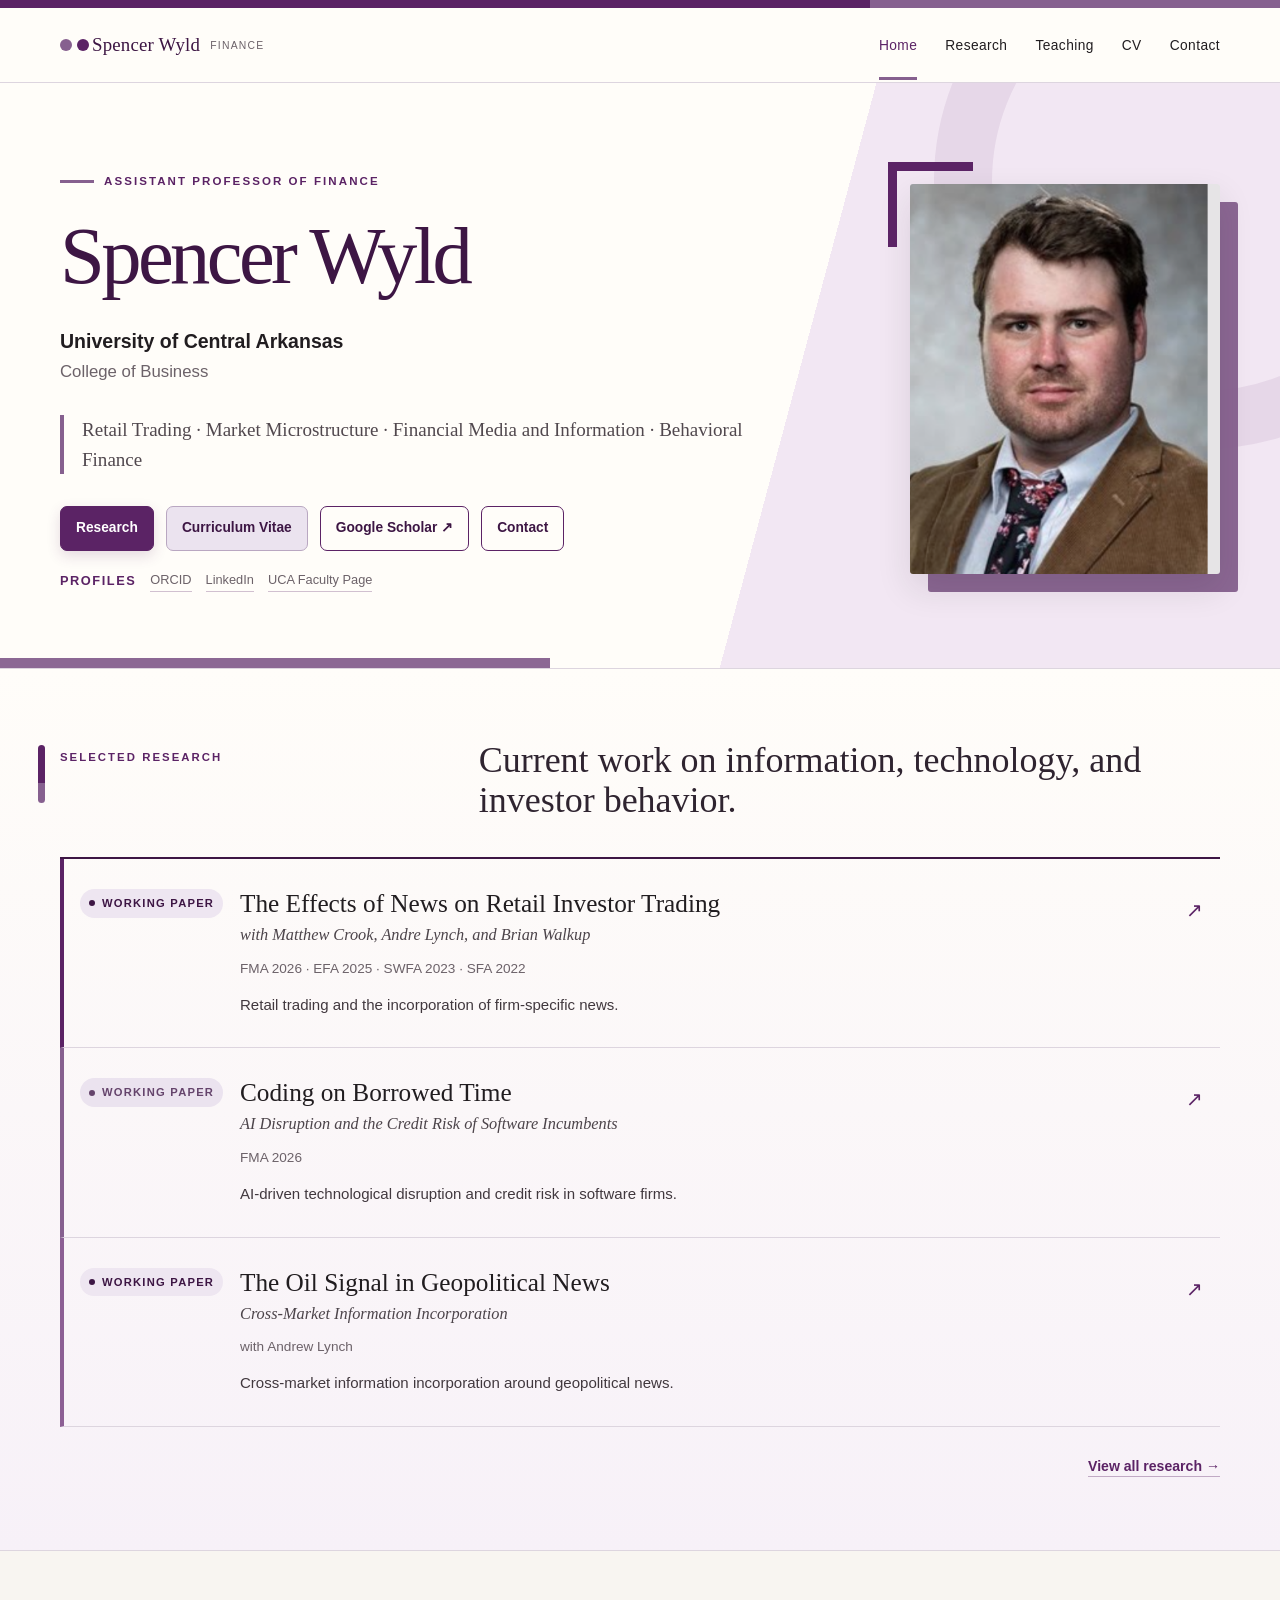
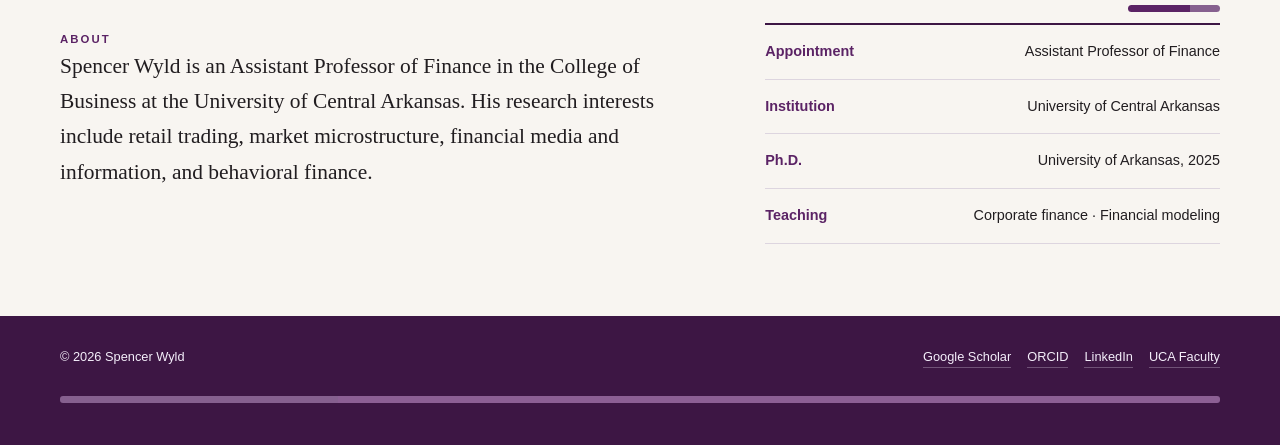
<file: index.html>
<!doctype html>
<html lang="en">
<head>
  <meta charset="utf-8">
  <meta name="viewport" content="width=device-width,initial-scale=1">
  <title>Spencer Wyld | Finance</title>
  <meta name="description" content="Spencer Wyld is an Assistant Professor of Finance at the University of Central Arkansas. Research in retail trading, market microstructure, financial media and information, and behavioral finance.">
  <meta name="author" content="Spencer Wyld">
  <link rel="canonical" href="https://spencerwyld.com/">
  <link rel="icon" href="assets/favicon.svg" type="image/svg+xml">
  <meta property="og:title" content="Spencer Wyld | Finance">
  <meta property="og:description" content="Assistant Professor of Finance at the University of Central Arkansas. Research in retail trading, market microstructure, financial media and information, and behavioral finance.">
  <meta property="og:type" content="website">
  <meta property="og:url" content="https://spencerwyld.com/">
  <link rel="stylesheet" href="styles.css">
  <script type="application/ld+json">{"@context":"https://schema.org","@type":"Person","name":"Spencer Wyld","jobTitle":"Assistant Professor of Finance","worksFor":{"@type":"CollegeOrUniversity","name":"University of Central Arkansas","url":"https://uca.edu/"},"affiliation":{"@type":"CollegeOrUniversity","name":"University of Central Arkansas","url":"https://uca.edu/"},"url":"https://spencerwyld.com/","sameAs":["https://scholar.google.com/citations?user=lcW-nOYAAAAJ&hl=en","https://www.linkedin.com/in/spencerwyld/","https://orcid.org/0009-0000-4559-3290","https://uca.edu/efirm/facultystaff/swyld/"]}</script>
</head>
<body>
<header class="site-header">
  <div class="wrap nav">
    <a class="brand" href="index.html">Spencer Wyld<small>Finance</small></a>
    <button class="menu" aria-label="Open navigation" aria-expanded="false">☰</button>
    <nav class="nav-links" aria-label="Primary navigation">
      <a aria-current="page" href="index.html">Home</a>
      <a href="research.html">Research</a>
      <a href="teaching.html">Teaching</a>
      <a href="cv.html">CV</a>
      <a href="contact.html">Contact</a>
    </nav>
  </div>
</header>
<main>
<section class="hero">
  <div class="wrap hero-grid">
    <div>
      <div class="kicker">Assistant Professor of Finance</div>
      <h1>Spencer Wyld</h1>
      <p class="hero-role">University of Central Arkansas</p>
      <p class="hero-univ">College of Business</p>
      <p class="hero-topics">Retail Trading · Market Microstructure · Financial Media and Information · Behavioral Finance</p>
      <div class="hero-links">
        <a href="research.html">Research</a>
        <a href="files/SpencerWyldCV.pdf">Curriculum Vitae</a>
        <a href="https://scholar.google.com/citations?user=lcW-nOYAAAAJ&hl=en" target="_blank" rel="me noopener noreferrer">Google Scholar ↗</a>
        <a href="contact.html">Contact</a>
      </div>
      <div class="profile-strip" aria-label="Academic profiles">
        <span>Profiles</span>
        <a href="https://orcid.org/0009-0000-4559-3290" target="_blank" rel="me noopener noreferrer">ORCID</a>
        <a href="https://www.linkedin.com/in/spencerwyld/" target="_blank" rel="me noopener noreferrer">LinkedIn</a>
        <a href="https://uca.edu/efirm/facultystaff/swyld/" target="_blank" rel="noopener noreferrer">UCA Faculty Page</a>
      </div>
    </div>
    <div class="portrait"><img src="assets/headshot.png" alt="Portrait of Spencer Wyld"></div>
  </div>
</section>
<div class="rule"></div>
<section class="section paper-bg">
  <div class="wrap">
    <div class="section-head">
      <div class="section-label">Selected research</div>
      <h2 class="section-title">Current work on information, technology, and investor behavior.</h2>
    </div>
    <div class="research-list">
      <a class="research-row" href="research.html#retail-news">
        <div class="status">Working paper</div>
        <div>
          <h3>The Effects of News on Retail Investor Trading</h3>
          <p class="subtitle">with Matthew Crook, Andre Lynch, and Brian Walkup</p>
          <p class="meta">FMA 2026 · EFA 2025 · SWFA 2023 · SFA 2022</p>
          <p class="desc">Retail trading and the incorporation of firm-specific news.</p>
        </div>
        <div class="arrow">↗</div>
      </a>
      <a class="research-row" href="research.html#coding">
        <div class="status">Working paper</div>
        <div>
          <h3>Coding on Borrowed Time</h3>
          <p class="subtitle">AI Disruption and the Credit Risk of Software Incumbents</p>
          <p class="meta">FMA 2026</p>
          <p class="desc">AI-driven technological disruption and credit risk in software firms.</p>
        </div>
        <div class="arrow">↗</div>
      </a>
      <a class="research-row" href="research.html#oil-signal">
        <div class="status">Working paper</div>
        <div>
          <h3>The Oil Signal in Geopolitical News</h3>
          <p class="subtitle">Cross-Market Information Incorporation</p>
          <p class="meta">with Andrew Lynch</p>
          <p class="desc">Cross-market information incorporation around geopolitical news.</p>
        </div>
        <div class="arrow">↗</div>
      </a>
    </div>
    <p class="section-more"><a href="research.html">View all research →</a></p>
  </div>
</section>
<section class="section rule">
  <div class="wrap about-grid">
    <div>
      <div class="section-label">About</div>
      <p class="about-copy">Spencer Wyld is an Assistant Professor of Finance in the College of Business at the University of Central Arkansas. His research interests include retail trading, market microstructure, financial media and information, and behavioral finance.</p>
    </div>
    <div class="fact-list">
      <div class="fact"><span>Appointment</span><span>Assistant Professor of Finance</span></div>
      <div class="fact"><span>Institution</span><span>University of Central Arkansas</span></div>
      <div class="fact"><span>Ph.D.</span><span>University of Arkansas, 2025</span></div>
      <div class="fact"><span>Teaching</span><span>Corporate finance · Financial modeling</span></div>
    </div>
  </div>
</section>
</main>
<footer><div class="wrap footer-row"><span>© 2026 Spencer Wyld</span><span class="footer-profiles"><a href="https://scholar.google.com/citations?user=lcW-nOYAAAAJ&hl=en" target="_blank" rel="me noopener noreferrer">Google Scholar</a><a href="https://orcid.org/0009-0000-4559-3290" target="_blank" rel="me noopener noreferrer">ORCID</a><a href="https://www.linkedin.com/in/spencerwyld/" target="_blank" rel="me noopener noreferrer">LinkedIn</a><a href="https://uca.edu/efirm/facultystaff/swyld/" target="_blank" rel="noopener noreferrer">UCA Faculty</a></span></div></footer>
<script src="script.js"></script>
</body>
</html>
</file>
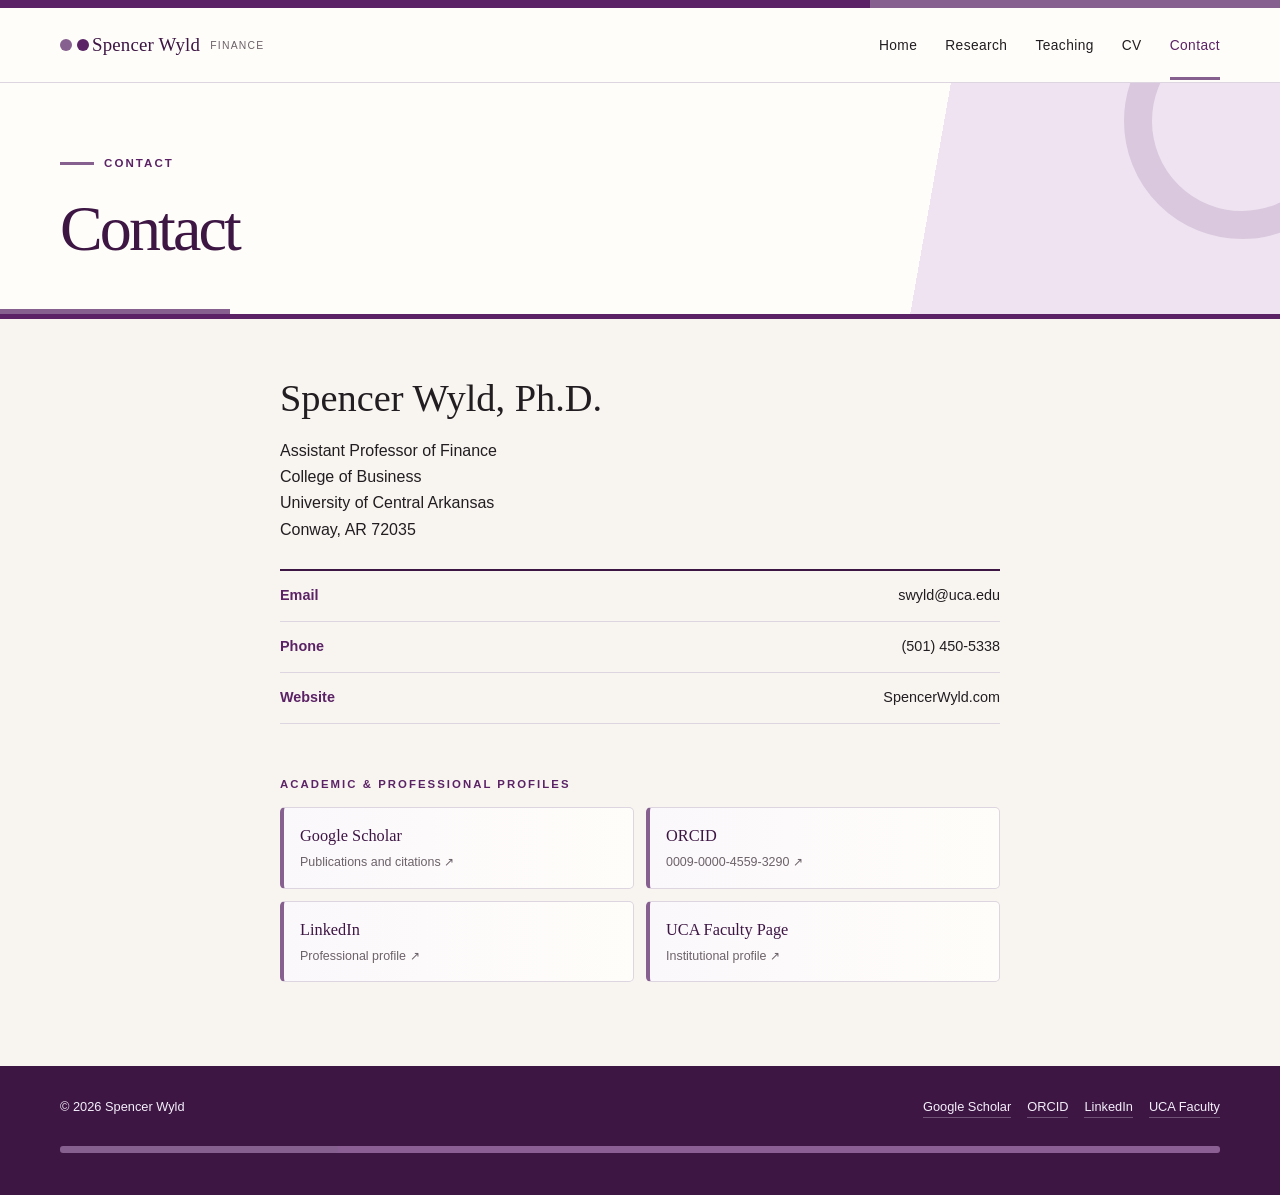
<file: contact.html>
<!doctype html>
<html lang="en">
<head>
  <meta charset="utf-8">
  <meta name="viewport" content="width=device-width,initial-scale=1">
  <title>Contact | Spencer Wyld</title>
  <meta name="description" content="Contact Spencer Wyld, Assistant Professor of Finance at the University of Central Arkansas.">
  <link rel="canonical" href="https://spencerwyld.com/contact.html">
  <link rel="icon" href="assets/favicon.svg" type="image/svg+xml">
  <link rel="stylesheet" href="styles.css">
</head>
<body>
<header class="site-header"><div class="wrap nav"><a class="brand" href="index.html">Spencer Wyld<small>Finance</small></a><button class="menu" aria-label="Open navigation" aria-expanded="false">☰</button><nav class="nav-links" aria-label="Primary navigation"><a href="index.html">Home</a><a href="research.html">Research</a><a href="teaching.html">Teaching</a><a href="cv.html">CV</a><a aria-current="page" href="contact.html">Contact</a></nav></div></header>
<main>
<section class="page-hero"><div class="wrap"><div class="kicker">Contact</div><h1>Contact</h1></div></section>
<section class="page-content"><div class="wrap contact-grid contact-grid-single"><div><h2>Spencer Wyld, Ph.D.</h2><p>Assistant Professor of Finance<br>College of Business<br>University of Central Arkansas<br>Conway, AR 72035</p><div class="contact-lines"><div class="contact-line"><span>Email</span><span><a href="mailto:swyld@uca.edu">swyld@uca.edu</a></span></div><div class="contact-line"><span>Phone</span><span><a href="tel:+15014505338">(501) 450-5338</a></span></div><div class="contact-line"><span>Website</span><span>SpencerWyld.com</span></div></div><div class="profile-panel"><div class="section-label">Academic &amp; professional profiles</div><div class="profile-grid"><a class="profile-card" href="https://scholar.google.com/citations?user=lcW-nOYAAAAJ&hl=en" target="_blank" rel="me noopener noreferrer"><strong>Google Scholar</strong><span>Publications and citations ↗</span></a><a class="profile-card" href="https://orcid.org/0009-0000-4559-3290" target="_blank" rel="me noopener noreferrer"><strong>ORCID</strong><span>0009-0000-4559-3290 ↗</span></a><a class="profile-card" href="https://www.linkedin.com/in/spencerwyld/" target="_blank" rel="me noopener noreferrer"><strong>LinkedIn</strong><span>Professional profile ↗</span></a><a class="profile-card" href="https://uca.edu/efirm/facultystaff/swyld/" target="_blank" rel="noopener noreferrer"><strong>UCA Faculty Page</strong><span>Institutional profile ↗</span></a></div></div></div></div></section>
</main>
<footer><div class="wrap footer-row"><span>© 2026 Spencer Wyld</span><span class="footer-profiles"><a href="https://scholar.google.com/citations?user=lcW-nOYAAAAJ&hl=en" target="_blank" rel="me noopener noreferrer">Google Scholar</a><a href="https://orcid.org/0009-0000-4559-3290" target="_blank" rel="me noopener noreferrer">ORCID</a><a href="https://www.linkedin.com/in/spencerwyld/" target="_blank" rel="me noopener noreferrer">LinkedIn</a><a href="https://uca.edu/efirm/facultystaff/swyld/" target="_blank" rel="noopener noreferrer">UCA Faculty</a></span></div></footer>
<script src="script.js"></script>
</body>
</html>
</file>
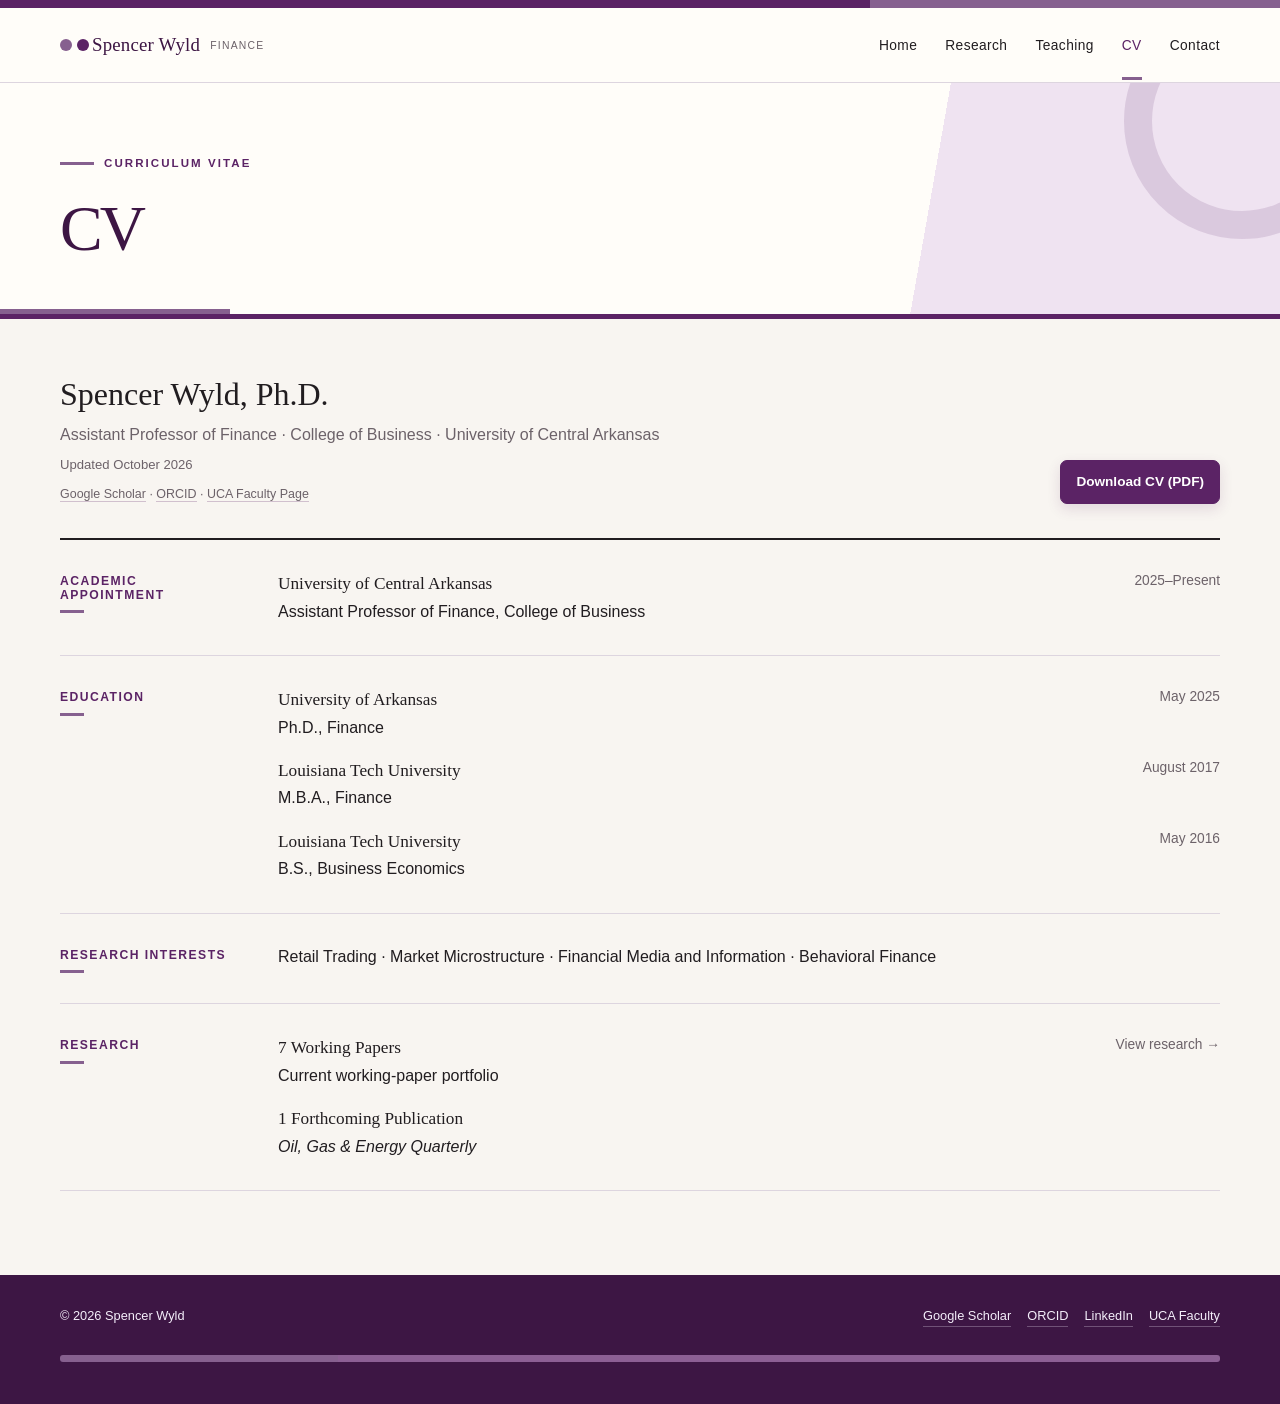
<file: cv.html>
<!doctype html>
<html lang="en">
<head>
  <meta charset="utf-8">
  <meta name="viewport" content="width=device-width,initial-scale=1">
  <title>Curriculum Vitae | Spencer Wyld</title>
  <meta name="description" content="Curriculum vitae of Spencer Wyld, Assistant Professor of Finance at the University of Central Arkansas.">
  <link rel="canonical" href="https://spencerwyld.com/cv.html">
  <link rel="icon" href="assets/favicon.svg" type="image/svg+xml">
  <link rel="stylesheet" href="styles.css">
</head>
<body>
<header class="site-header"><div class="wrap nav"><a class="brand" href="index.html">Spencer Wyld<small>Finance</small></a><button class="menu" aria-label="Open navigation" aria-expanded="false">☰</button><nav class="nav-links" aria-label="Primary navigation"><a href="index.html">Home</a><a href="research.html">Research</a><a href="teaching.html">Teaching</a><a aria-current="page" href="cv.html">CV</a><a href="contact.html">Contact</a></nav></div></header>
<main>
<section class="page-hero"><div class="wrap"><div class="kicker">Curriculum Vitae</div><h1>CV</h1></div></section>
<section class="page-content"><div class="wrap">
<div class="cv-intro"><div><h2>Spencer Wyld, Ph.D.</h2><p>Assistant Professor of Finance · College of Business · University of Central Arkansas</p><p class="cv-updated">Updated October 2026</p><p class="cv-profiles"><a href="https://scholar.google.com/citations?user=lcW-nOYAAAAJ&hl=en" target="_blank" rel="me noopener noreferrer">Google Scholar</a> · <a href="https://orcid.org/0009-0000-4559-3290" target="_blank" rel="me noopener noreferrer">ORCID</a> · <a href="https://uca.edu/efirm/facultystaff/swyld/" target="_blank" rel="noopener noreferrer">UCA Faculty Page</a></p></div><a class="button" href="files/SpencerWyldCV.pdf">Download CV (PDF)</a></div>
<div class="cv-section"><h3>Academic Appointment</h3><div><div class="cv-item"><div><strong>University of Central Arkansas</strong><div>Assistant Professor of Finance, College of Business</div></div><div class="when">2025–Present</div></div></div></div>
<div class="cv-section"><h3>Education</h3><div><div class="cv-item"><div><strong>University of Arkansas</strong><div>Ph.D., Finance</div></div><div class="when">May 2025</div></div><div class="cv-item"><div><strong>Louisiana Tech University</strong><div>M.B.A., Finance</div></div><div class="when">August 2017</div></div><div class="cv-item"><div><strong>Louisiana Tech University</strong><div>B.S., Business Economics</div></div><div class="when">May 2016</div></div></div></div>
<div class="cv-section"><h3>Research Interests</h3><div>Retail Trading · Market Microstructure · Financial Media and Information · Behavioral Finance</div></div>
<div class="cv-section"><h3>Research</h3><div><div class="cv-item"><div><strong>7 Working Papers</strong><div>Current working-paper portfolio</div></div><div class="when"><a href="research.html">View research →</a></div></div><div class="cv-item"><div><strong>1 Forthcoming Publication</strong><div><em>Oil, Gas &amp; Energy Quarterly</em></div></div><div class="when"></div></div></div></div>
</div></section>
</main>
<footer><div class="wrap footer-row"><span>© 2026 Spencer Wyld</span><span class="footer-profiles"><a href="https://scholar.google.com/citations?user=lcW-nOYAAAAJ&hl=en" target="_blank" rel="me noopener noreferrer">Google Scholar</a><a href="https://orcid.org/0009-0000-4559-3290" target="_blank" rel="me noopener noreferrer">ORCID</a><a href="https://www.linkedin.com/in/spencerwyld/" target="_blank" rel="me noopener noreferrer">LinkedIn</a><a href="https://uca.edu/efirm/facultystaff/swyld/" target="_blank" rel="noopener noreferrer">UCA Faculty</a></span></div></footer>
<script src="script.js"></script>
</body>
</html>
</file>
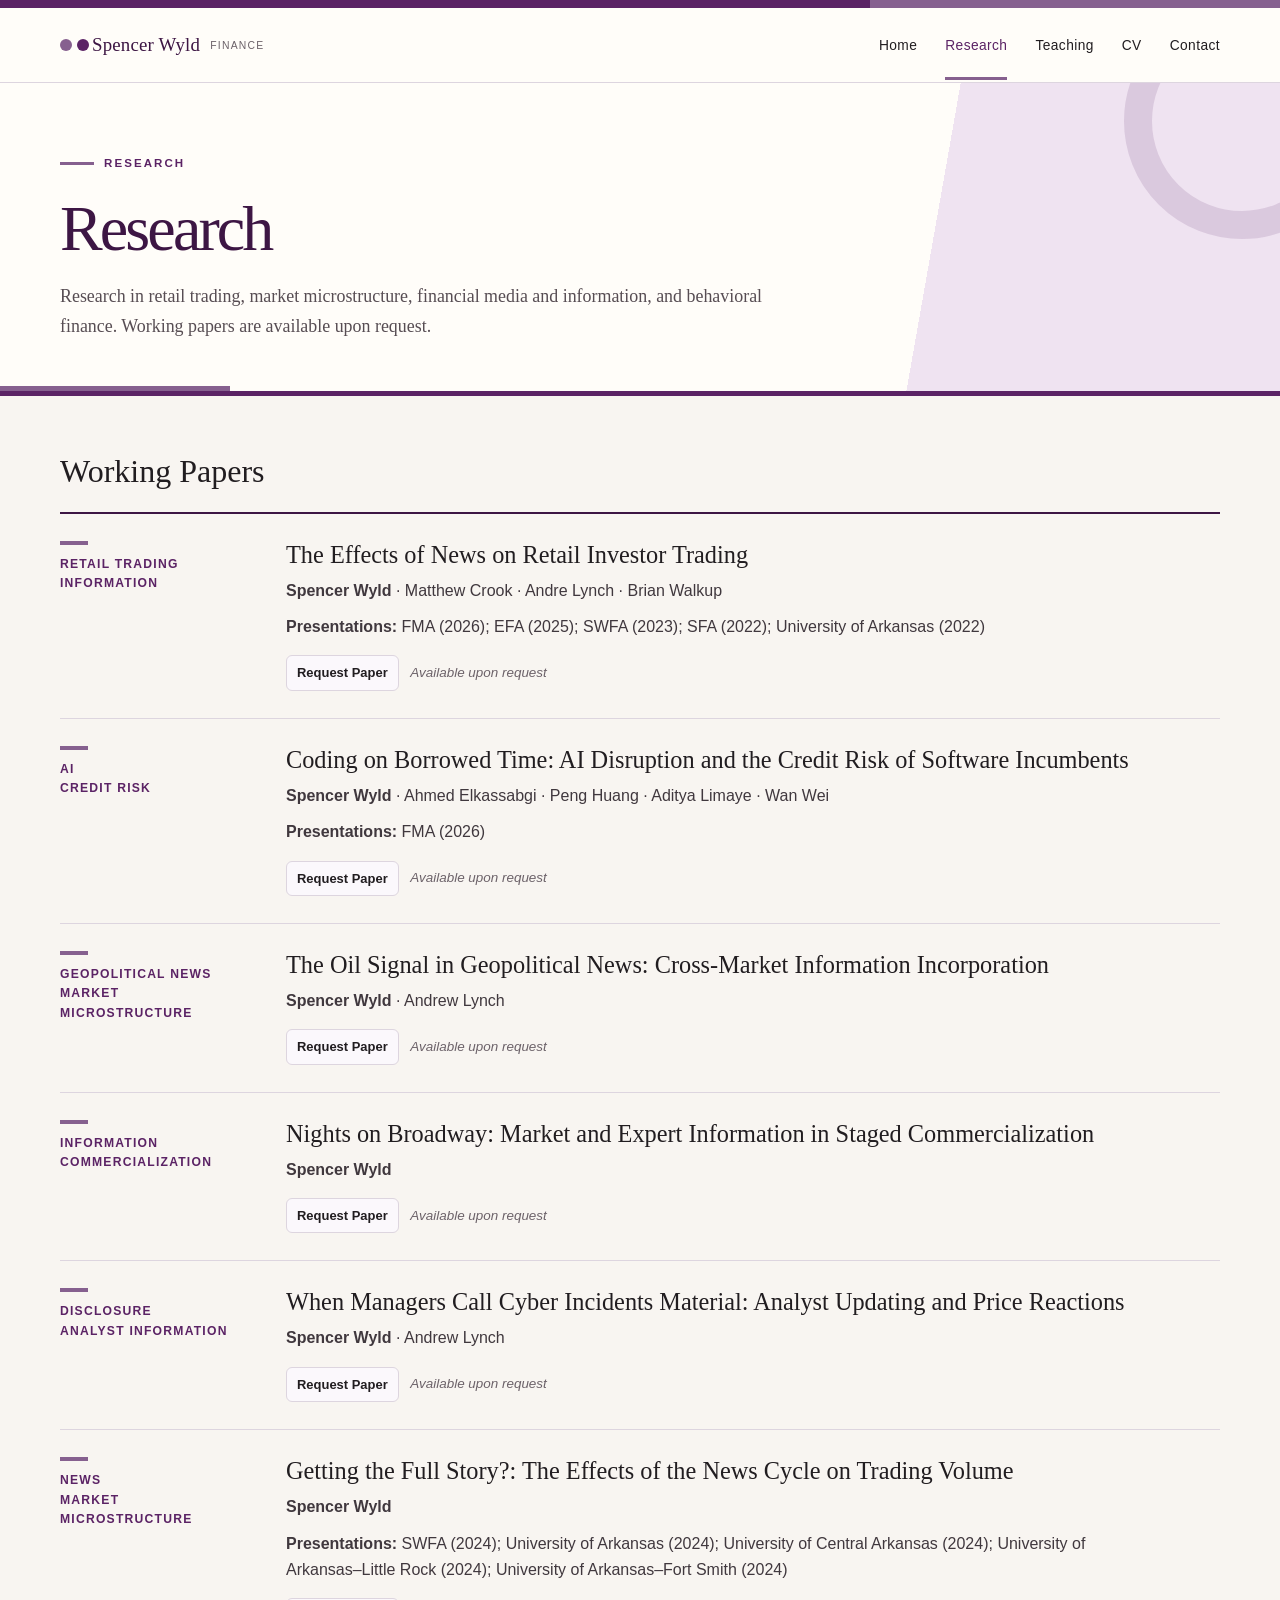
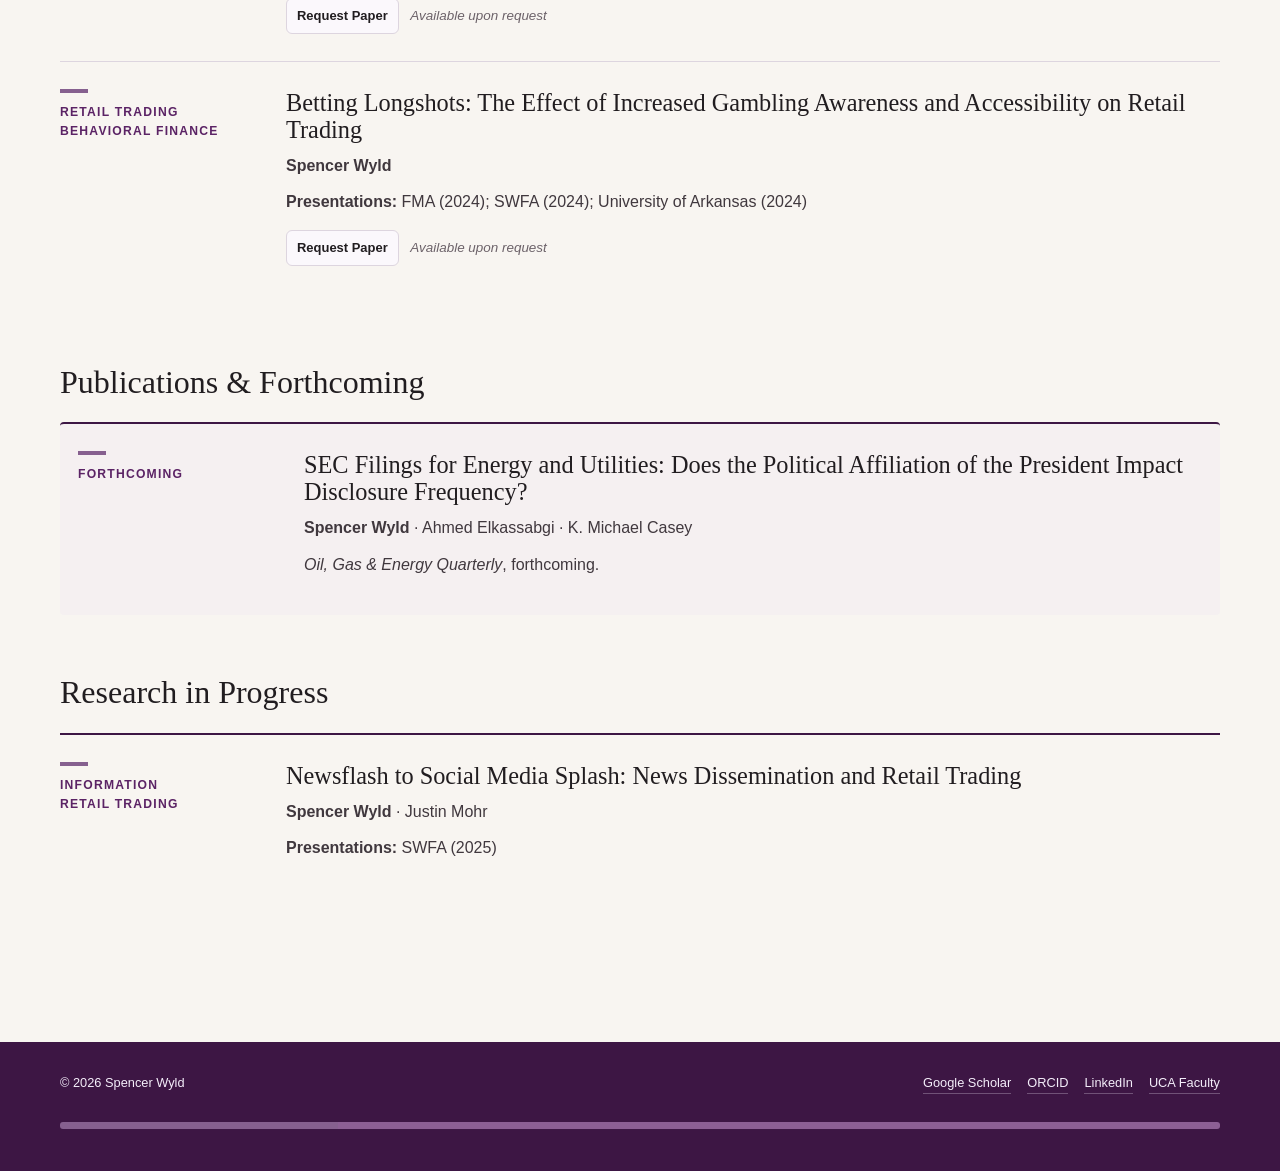
<file: research.html>
<!doctype html>
<html lang="en">
<head>
  <meta charset="utf-8">
  <meta name="viewport" content="width=device-width,initial-scale=1">
  <title>Research | Spencer Wyld</title>
  <meta name="description" content="Working papers, publications, and research in progress by Spencer Wyld, Assistant Professor of Finance at the University of Central Arkansas.">
  <link rel="canonical" href="https://spencerwyld.com/research.html">
  <link rel="icon" href="assets/favicon.svg" type="image/svg+xml">
  <link rel="stylesheet" href="styles.css">
</head>
<body>
<header class="site-header"><div class="wrap nav"><a class="brand" href="index.html">Spencer Wyld<small>Finance</small></a><button class="menu" aria-label="Open navigation" aria-expanded="false">☰</button><nav class="nav-links" aria-label="Primary navigation"><a href="index.html">Home</a><a aria-current="page" href="research.html">Research</a><a href="teaching.html">Teaching</a><a href="cv.html">CV</a><a href="contact.html">Contact</a></nav></div></header>
<main>
<section class="page-hero"><div class="wrap"><div class="kicker">Research</div><h1>Research</h1><p>Research in retail trading, market microstructure, financial media and information, and behavioral finance. Working papers are available upon request.</p></div></section>
<section class="page-content"><div class="wrap">
<div class="research-section"><h2>Working Papers</h2>

<article class="paper" id="retail-news"><div class="paper-grid"><div class="paper-side">Retail Trading<br>Information</div><div><h3>The Effects of News on Retail Investor Trading</h3><p><strong>Spencer Wyld</strong> · Matthew Crook · Andre Lynch · Brian Walkup</p><p><strong>Presentations:</strong> FMA (2026); EFA (2025); SWFA (2023); SFA (2022); University of Arkansas (2022)</p><div class="paper-links"><a href="mailto:swyld@uca.edu?subject=Paper%20Request%20%E2%80%94%20The%20Effects%20of%20News%20on%20Retail%20Investor%20Trading&body=Professor%20Wyld%2C%0A%0AI%20would%20like%20to%20request%20a%20copy%20of%20%22The%20Effects%20of%20News%20on%20Retail%20Investor%20Trading.%22%0A%0AThank%20you.">Request Paper</a><span>Available upon request</span></div></div></div></article>

<article class="paper" id="coding"><div class="paper-grid"><div class="paper-side">AI<br>Credit Risk</div><div><h3>Coding on Borrowed Time: AI Disruption and the Credit Risk of Software Incumbents</h3><p><strong>Spencer Wyld</strong> · Ahmed Elkassabgi · Peng Huang · Aditya Limaye · Wan Wei</p><p><strong>Presentations:</strong> FMA (2026)</p><div class="paper-links"><a href="mailto:swyld@uca.edu?subject=Paper%20Request%20%E2%80%94%20Coding%20on%20Borrowed%20Time&body=Professor%20Wyld%2C%0A%0AI%20would%20like%20to%20request%20a%20copy%20of%20%22Coding%20on%20Borrowed%20Time%3A%20AI%20Disruption%20and%20the%20Credit%20Risk%20of%20Software%20Incumbents.%22%0A%0AThank%20you.">Request Paper</a><span>Available upon request</span></div></div></div></article>

<article class="paper" id="oil-signal"><div class="paper-grid"><div class="paper-side">Geopolitical News<br>Market Microstructure</div><div><h3>The Oil Signal in Geopolitical News: Cross-Market Information Incorporation</h3><p><strong>Spencer Wyld</strong> · Andrew Lynch</p><div class="paper-links"><a href="mailto:swyld@uca.edu?subject=Paper%20Request%20%E2%80%94%20The%20Oil%20Signal%20in%20Geopolitical%20News&body=Professor%20Wyld%2C%0A%0AI%20would%20like%20to%20request%20a%20copy%20of%20%22The%20Oil%20Signal%20in%20Geopolitical%20News%3A%20Cross-Market%20Information%20Incorporation.%22%0A%0AThank%20you.">Request Paper</a><span>Available upon request</span></div></div></div></article>

<article class="paper" id="broadway"><div class="paper-grid"><div class="paper-side">Information<br>Commercialization</div><div><h3>Nights on Broadway: Market and Expert Information in Staged Commercialization</h3><p><strong>Spencer Wyld</strong></p><div class="paper-links"><a href="mailto:swyld@uca.edu?subject=Paper%20Request%20%E2%80%94%20Nights%20on%20Broadway&body=Professor%20Wyld%2C%0A%0AI%20would%20like%20to%20request%20a%20copy%20of%20%22Nights%20on%20Broadway%3A%20Market%20and%20Expert%20Information%20in%20Staged%20Commercialization.%22%0A%0AThank%20you.">Request Paper</a><span>Available upon request</span></div></div></div></article>

<article class="paper" id="cyber"><div class="paper-grid"><div class="paper-side">Disclosure<br>Analyst Information</div><div><h3>When Managers Call Cyber Incidents Material: Analyst Updating and Price Reactions</h3><p><strong>Spencer Wyld</strong> · Andrew Lynch</p><div class="paper-links"><a href="mailto:swyld@uca.edu?subject=Paper%20Request%20%E2%80%94%20When%20Managers%20Call%20Cyber%20Incidents%20Material&body=Professor%20Wyld%2C%0A%0AI%20would%20like%20to%20request%20a%20copy%20of%20%22When%20Managers%20Call%20Cyber%20Incidents%20Material%3A%20Analyst%20Updating%20and%20Price%20Reactions.%22%0A%0AThank%20you.">Request Paper</a><span>Available upon request</span></div></div></div></article>

<article class="paper" id="full-story"><div class="paper-grid"><div class="paper-side">News<br>Market Microstructure</div><div><h3>Getting the Full Story?: The Effects of the News Cycle on Trading Volume</h3><p><strong>Spencer Wyld</strong></p><p><strong>Presentations:</strong> SWFA (2024); University of Arkansas (2024); University of Central Arkansas (2024); University of Arkansas–Little Rock (2024); University of Arkansas–Fort Smith (2024)</p><div class="paper-links"><a href="mailto:swyld@uca.edu?subject=Paper%20Request%20%E2%80%94%20Getting%20the%20Full%20Story&body=Professor%20Wyld%2C%0A%0AI%20would%20like%20to%20request%20a%20copy%20of%20%22Getting%20the%20Full%20Story%3F%3A%20The%20Effects%20of%20the%20News%20Cycle%20on%20Trading%20Volume.%22%0A%0AThank%20you.">Request Paper</a><span>Available upon request</span></div></div></div></article>

<article class="paper" id="betting"><div class="paper-grid"><div class="paper-side">Retail Trading<br>Behavioral Finance</div><div><h3>Betting Longshots: The Effect of Increased Gambling Awareness and Accessibility on Retail Trading</h3><p><strong>Spencer Wyld</strong></p><p><strong>Presentations:</strong> FMA (2024); SWFA (2024); University of Arkansas (2024)</p><div class="paper-links"><a href="mailto:swyld@uca.edu?subject=Paper%20Request%20%E2%80%94%20Betting%20Longshots&body=Professor%20Wyld%2C%0A%0AI%20would%20like%20to%20request%20a%20copy%20of%20%22Betting%20Longshots%3A%20The%20Effect%20of%20Increased%20Gambling%20Awareness%20and%20Accessibility%20on%20Retail%20Trading.%22%0A%0AThank%20you.">Request Paper</a><span>Available upon request</span></div></div></div></article>
</div>

<div class="research-section publication-section"><h2>Publications &amp; Forthcoming</h2>
<article class="paper publication"><div class="paper-grid"><div class="paper-side">Forthcoming</div><div><h3>SEC Filings for Energy and Utilities: Does the Political Affiliation of the President Impact Disclosure Frequency?</h3><p><strong>Spencer Wyld</strong> · Ahmed Elkassabgi · K. Michael Casey</p><p><em>Oil, Gas &amp; Energy Quarterly</em>, forthcoming.</p></div></div></article>
</div>

<div class="research-section"><h2>Research in Progress</h2>
<article class="paper"><div class="paper-grid"><div class="paper-side">Information<br>Retail Trading</div><div><h3>Newsflash to Social Media Splash: News Dissemination and Retail Trading</h3><p><strong>Spencer Wyld</strong> · Justin Mohr</p><p><strong>Presentations:</strong> SWFA (2025)</p></div></div></article>
</div>
</div></section>
</main>
<footer><div class="wrap footer-row"><span>© 2026 Spencer Wyld</span><span class="footer-profiles"><a href="https://scholar.google.com/citations?user=lcW-nOYAAAAJ&hl=en" target="_blank" rel="me noopener noreferrer">Google Scholar</a><a href="https://orcid.org/0009-0000-4559-3290" target="_blank" rel="me noopener noreferrer">ORCID</a><a href="https://www.linkedin.com/in/spencerwyld/" target="_blank" rel="me noopener noreferrer">LinkedIn</a><a href="https://uca.edu/efirm/facultystaff/swyld/" target="_blank" rel="noopener noreferrer">UCA Faculty</a></span></div></footer>
<script src="script.js"></script>
</body>
</html>
</file>
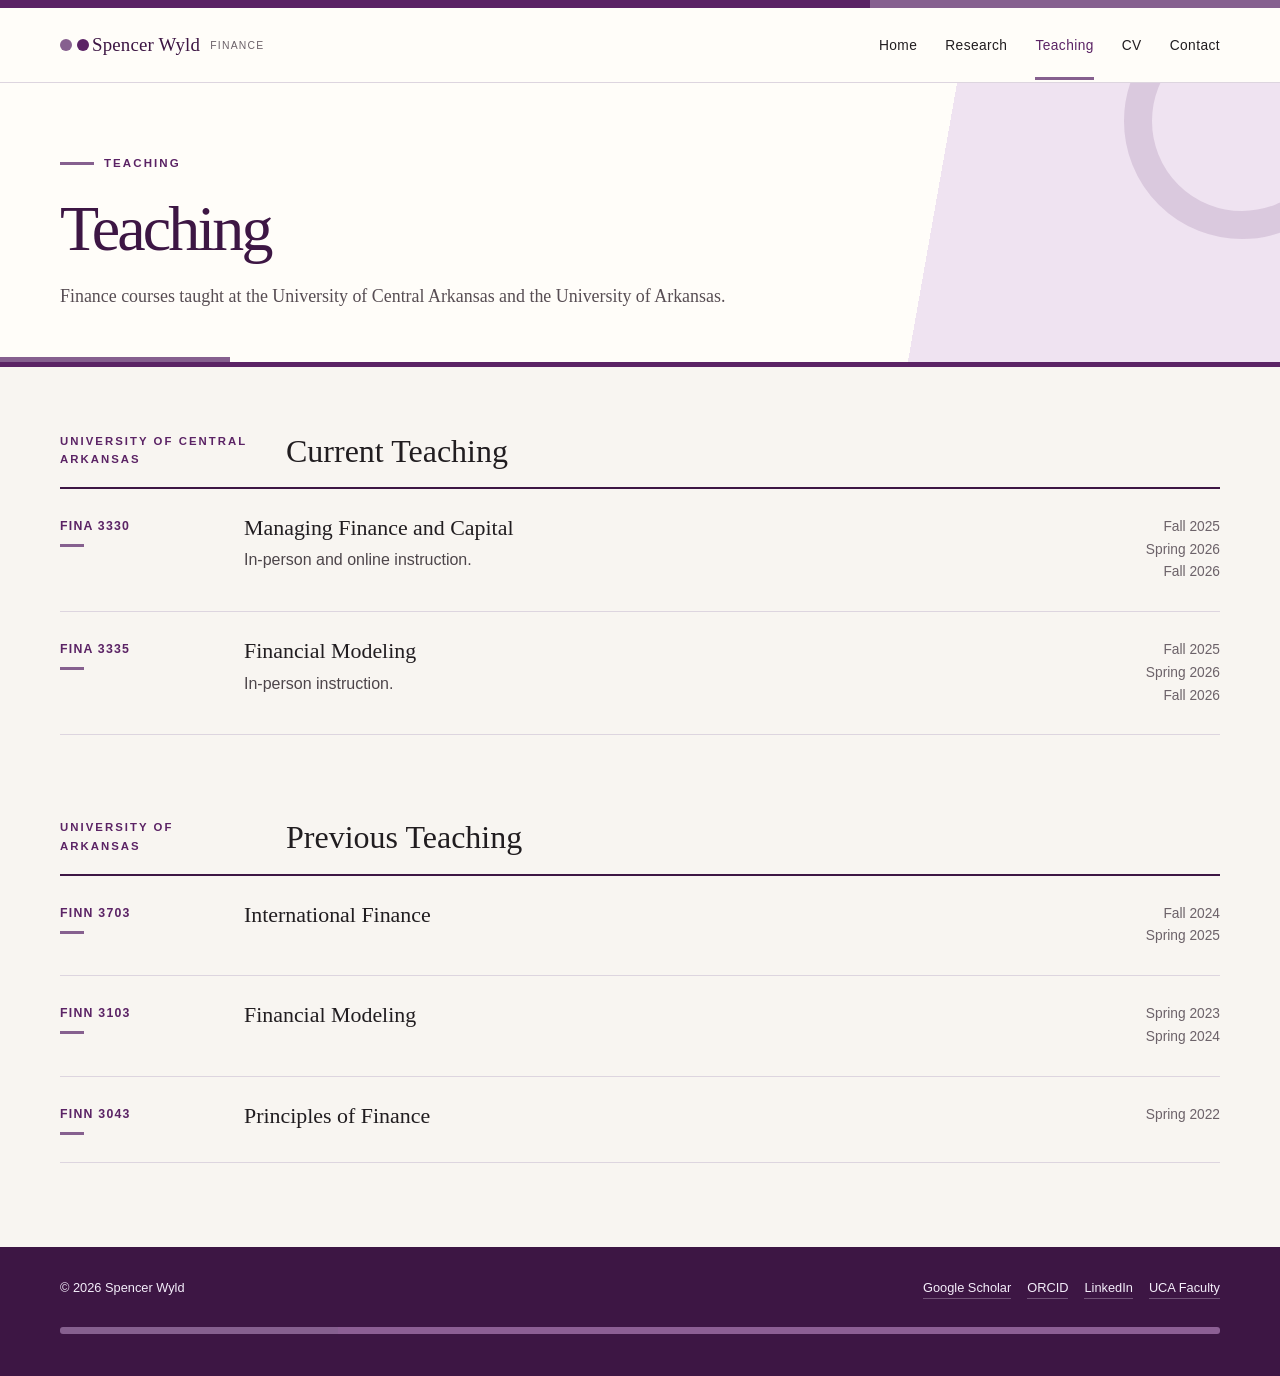
<file: teaching.html>
<!doctype html>
<html lang="en">
<head>
  <meta charset="utf-8">
  <meta name="viewport" content="width=device-width,initial-scale=1">
  <title>Teaching | Spencer Wyld</title>
  <meta name="description" content="Teaching experience of Spencer Wyld, Assistant Professor of Finance at the University of Central Arkansas.">
  <link rel="canonical" href="https://spencerwyld.com/teaching.html">
  <link rel="icon" href="assets/favicon.svg" type="image/svg+xml">
  <link rel="stylesheet" href="styles.css">
</head>
<body>
<header class="site-header"><div class="wrap nav"><a class="brand" href="index.html">Spencer Wyld<small>Finance</small></a><button class="menu" aria-label="Open navigation" aria-expanded="false">☰</button><nav class="nav-links" aria-label="Primary navigation"><a href="index.html">Home</a><a href="research.html">Research</a><a aria-current="page" href="teaching.html">Teaching</a><a href="cv.html">CV</a><a href="contact.html">Contact</a></nav></div></header>
<main>
<section class="page-hero"><div class="wrap"><div class="kicker">Teaching</div><h1>Teaching</h1><p>Finance courses taught at the University of Central Arkansas and the University of Arkansas.</p></div></section>
<section class="page-content"><div class="wrap">
<div class="teaching-group"><div class="teaching-group-head"><div class="section-label">University of Central Arkansas</div><h2>Current Teaching</h2></div><div class="course-list">
<div class="course"><div class="course-code">FINA 3330</div><div><h3>Managing Finance and Capital</h3><p>In-person and online instruction.</p></div><div class="eval">Fall 2025<br>Spring 2026<br>Fall 2026</div></div>
<div class="course"><div class="course-code">FINA 3335</div><div><h3>Financial Modeling</h3><p>In-person instruction.</p></div><div class="eval">Fall 2025<br>Spring 2026<br>Fall 2026</div></div>
</div></div>
<div class="teaching-group prior-teaching"><div class="teaching-group-head"><div class="section-label">University of Arkansas</div><h2>Previous Teaching</h2></div><div class="course-list">
<div class="course"><div class="course-code">FINN 3703</div><div><h3>International Finance</h3></div><div class="eval">Fall 2024<br>Spring 2025</div></div>
<div class="course"><div class="course-code">FINN 3103</div><div><h3>Financial Modeling</h3></div><div class="eval">Spring 2023<br>Spring 2024</div></div>
<div class="course"><div class="course-code">FINN 3043</div><div><h3>Principles of Finance</h3></div><div class="eval">Spring 2022</div></div>
</div></div>
</div></section>
</main>
<footer><div class="wrap footer-row"><span>© 2026 Spencer Wyld</span><span class="footer-profiles"><a href="https://scholar.google.com/citations?user=lcW-nOYAAAAJ&hl=en" target="_blank" rel="me noopener noreferrer">Google Scholar</a><a href="https://orcid.org/0009-0000-4559-3290" target="_blank" rel="me noopener noreferrer">ORCID</a><a href="https://www.linkedin.com/in/spencerwyld/" target="_blank" rel="me noopener noreferrer">LinkedIn</a><a href="https://uca.edu/efirm/facultystaff/swyld/" target="_blank" rel="noopener noreferrer">UCA Faculty</a></span></div></footer>
<script src="script.js"></script>
</body>
</html>
</file>
<file: styles.css>
:root{
  --bg:#f8f5f1;
  --paper:#fffdf9;
  --paper-2:#f1ebf3;
  --ink:#211d20;
  --muted:#6c6269;
  --line:#ddd5df;
  --plum:#5b2365;
  --plum-dark:#3d1644;
  --plum-soft:#eee6f1;
  --plum-mid:#86608f;
  --lavender:#ebe3ef;
  --max:1160px;
}
*{box-sizing:border-box}
html{scroll-behavior:smooth}
body{margin:0;background:var(--bg);color:var(--ink);font-family:Arial,Helvetica,sans-serif;font-size:16px;line-height:1.65}
body:before{content:'';display:block;height:5px;background:linear-gradient(90deg,var(--plum) 0 76%,var(--plum-mid) 76% 100%)}
a{color:inherit;text-decoration:none}
a:hover{color:var(--plum)}
.wrap{width:min(var(--max),calc(100% - 64px));margin:0 auto}
.site-header{background:rgba(255,253,249,.95);border-bottom:1px solid var(--line);position:sticky;top:0;z-index:30;backdrop-filter:blur(10px)}
.nav{height:74px;display:flex;align-items:center;justify-content:space-between}
.brand{font-family:Georgia,'Times New Roman',serif;font-size:1.18rem;letter-spacing:.01em;display:flex;align-items:center;gap:10px}
.brand:before{content:'';width:11px;height:11px;border-radius:50%;background:var(--plum-mid);box-shadow:15px 0 0 var(--plum);margin-right:10px}
.brand small{display:block;font-family:Arial,Helvetica,sans-serif;color:var(--muted);font-size:.65rem;letter-spacing:.12em;text-transform:uppercase;margin-top:1px}
.nav-links{display:flex;gap:28px;font-size:.86rem;letter-spacing:.03em}
.nav-links a{padding:25px 0 20px;border-bottom:3px solid transparent}
.nav-links a[aria-current='page']{border-color:var(--plum-mid);color:var(--plum-dark)}
.menu{display:none;border:0;background:transparent;font-size:1.4rem}
.hero{padding:82px 0 76px;background:linear-gradient(180deg,var(--paper) 0%,var(--bg) 100%);position:relative;overflow:hidden}
.hero:after{content:'';position:absolute;width:320px;height:320px;border:44px solid var(--plum-soft);border-radius:50%;right:-150px;top:-145px;opacity:.7;pointer-events:none}
.hero-grid{display:grid;grid-template-columns:minmax(0,1.28fr) minmax(280px,.72fr);gap:86px;align-items:center;position:relative;z-index:1}
.kicker{display:inline-flex;align-items:center;gap:10px;font-size:.72rem;text-transform:uppercase;letter-spacing:.18em;color:var(--plum);font-weight:800;margin-bottom:20px}
.kicker:before{content:'';display:block;width:34px;height:3px;background:var(--plum-mid)}
h1,h2,h3{font-family:Georgia,'Times New Roman',serif;font-weight:400;line-height:1.11;margin:0}
h1{font-size:clamp(3.5rem,6.3vw,6.2rem);letter-spacing:-.045em;max-width:780px}
.hero-role{font-size:1.22rem;margin:24px 0 0;font-weight:700}
.hero-univ{color:var(--muted);font-size:1.05rem;margin:1px 0 0}
.hero-topics{margin:30px 0 0;color:#51484e;max-width:700px;font-family:Georgia,'Times New Roman',serif;font-size:1.19rem;line-height:1.55}
.hero-links{display:flex;gap:12px;flex-wrap:wrap;margin-top:32px}
.hero-links a{padding:10px 15px;border:1px solid var(--ink);border-radius:7px;font-size:.86rem;font-weight:700;background:var(--paper);transition:.18s ease}
.hero-links a:first-child{background:var(--plum);border-color:var(--plum);color:white}
.hero-links a:hover{transform:translateY(-2px);box-shadow:0 6px 18px rgba(42,26,39,.10)}
.portrait{justify-self:end;position:relative}
.portrait:before{content:'';position:absolute;inset:17px -17px -17px 17px;border:2px solid var(--plum-mid);z-index:-1;border-radius:3px}
.portrait:after{content:'';position:absolute;left:-18px;top:-18px;width:58px;height:58px;border-top:6px solid var(--plum);border-left:6px solid var(--plum)}
.portrait img{display:block;width:310px;height:390px;object-fit:cover;object-position:center top;border-radius:3px;filter:saturate(.94) contrast(.99);box-shadow:0 14px 34px rgba(37,27,34,.12)}
.rule{border-top:1px solid var(--line)}
.section{padding:72px 0}
.section.paper-bg{background:var(--paper)}
.section-head{display:grid;grid-template-columns:1fr 2fr;gap:48px;margin-bottom:36px}
.section-label{font-size:.71rem;text-transform:uppercase;letter-spacing:.18em;color:var(--plum);font-weight:800;padding-top:7px}
.section-title{font-size:2.25rem;max-width:720px}
.research-list{border-top:2px solid var(--ink)}
.research-row{display:grid;grid-template-columns:132px minmax(0,1fr) 34px;gap:28px;padding:30px 0;border-bottom:1px solid var(--line);align-items:start;transition:.16s ease}
.research-row:hover{padding-left:12px;padding-right:10px;background:rgba(238,227,240,.42)}
.research-row .status{font-size:.7rem;text-transform:uppercase;letter-spacing:.11em;color:var(--plum);font-weight:800;padding-top:5px}
.research-row h3{font-size:1.58rem;margin-bottom:5px}
.research-row .subtitle{font-family:Georgia,'Times New Roman',serif;color:#4c444a;font-size:1.02rem;margin:0 0 9px;font-style:italic}
.research-row .meta{font-size:.85rem;color:var(--muted);margin:0}
.research-row .desc{margin:12px 0 0;max-width:820px;color:#41383e;font-size:.94rem}
.research-row .arrow{font-size:1.28rem;padding-top:4px;color:var(--plum-mid)}
.about-grid{display:grid;grid-template-columns:1.15fr .85fr;gap:90px}
.about-copy{font-family:Georgia,'Times New Roman',serif;font-size:1.34rem;line-height:1.65;margin:0}
.fact-list{border-top:2px solid var(--ink)}
.fact{padding:15px 0;border-bottom:1px solid var(--line);display:flex;justify-content:space-between;gap:18px;font-size:.9rem}
.fact span:first-child{color:var(--plum);font-weight:700}
.page-hero{padding:64px 0 50px;border-bottom:1px solid var(--line);background:var(--paper);position:relative;overflow:hidden}
.page-hero:after{content:'';position:absolute;width:180px;height:180px;border:28px solid var(--lavender);border-radius:50%;right:-80px;top:-80px;opacity:.75}
.page-hero h1{font-size:clamp(3rem,5vw,5rem)}
.page-hero p{font-family:Georgia,'Times New Roman',serif;color:#574d53;max-width:760px;font-size:1.12rem;margin:18px 0 0}
.page-content{padding:58px 0 84px}
.research-section{margin-bottom:60px}
.research-section h2{font-size:2rem;margin-bottom:22px}
.paper{padding:27px 0;border-top:1px solid var(--line)}
.paper:first-of-type{border-top:2px solid var(--ink)}
.paper-grid{display:grid;grid-template-columns:190px 1fr;gap:36px}
.paper-side{font-size:.76rem;text-transform:uppercase;letter-spacing:.1em;color:var(--plum);font-weight:800;line-height:1.6}
.paper-side:before{content:'';display:block;width:28px;height:4px;background:var(--plum-mid);margin-bottom:10px}
.paper h3{font-size:1.52rem;margin-bottom:4px}
.paper .paper-sub{font-family:Georgia,'Times New Roman',serif;font-style:italic;color:#514850;margin:0 0 9px}
.paper p{max-width:820px;margin:10px 0;color:#40383e}
.paper-links{display:flex;gap:10px;flex-wrap:wrap;margin-top:15px}
.paper-links a{font-size:.81rem;font-weight:800;border:1px solid var(--line);border-radius:6px;padding:6px 10px;background:var(--paper)}
.paper-links a:hover{border-color:var(--plum-mid);color:var(--plum-dark)}
.course-list{border-top:2px solid var(--ink)}
.course{display:grid;grid-template-columns:150px 1fr 160px;gap:34px;padding:27px 0;border-bottom:1px solid var(--line)}
.course-code{font-size:.77rem;text-transform:uppercase;letter-spacing:.1em;color:var(--plum);font-weight:800}
.course-code:after{content:'';display:block;width:24px;height:3px;background:var(--plum-mid);margin-top:8px}
.course h3{font-size:1.37rem;margin-bottom:7px}
.course p{margin:0;color:#4d454a;max-width:730px}
.course .eval{font-size:.86rem;color:var(--muted);text-align:right}
.cv-intro{display:grid;grid-template-columns:1fr auto;gap:30px;align-items:end;padding-bottom:34px;border-bottom:2px solid var(--ink)}
.cv-intro h2{font-size:2rem;margin-bottom:9px}.cv-intro p{margin:0;color:var(--muted)}
.button{display:inline-block;border:1px solid var(--plum);background:var(--plum);color:white;padding:10px 15px;border-radius:7px;font-size:.85rem;font-weight:800}
.button:hover{background:var(--plum-dark);color:white}
.cv-section{display:grid;grid-template-columns:180px 1fr;gap:38px;padding:30px 0;border-bottom:1px solid var(--line)}
.cv-section h3{font-family:Arial,Helvetica,sans-serif;font-size:.76rem;text-transform:uppercase;letter-spacing:.12em;color:var(--plum);font-weight:800;padding-top:5px}.cv-section h3:after{content:'';display:block;width:24px;height:3px;background:var(--plum-mid);margin-top:8px}
.cv-item{display:flex;justify-content:space-between;gap:25px;margin-bottom:16px}.cv-item:last-child{margin-bottom:0}.cv-item strong{font-family:Georgia,'Times New Roman',serif;font-size:1.08rem;font-weight:400}.cv-item .when{font-size:.86rem;color:var(--muted);white-space:nowrap}
.contact-grid{display:grid;grid-template-columns:1fr 1fr;gap:80px}
.contact-grid h2{font-size:2.15rem;margin-bottom:18px}.contact-grid p{max-width:520px}.contact-lines{border-top:2px solid var(--ink);margin-top:26px}.contact-line{display:flex;justify-content:space-between;gap:20px;padding:13px 0;border-bottom:1px solid var(--line);font-size:.9rem}.contact-line span:first-child{color:var(--plum);font-weight:700}
footer{border-top:1px solid var(--line);padding:28px 0 42px;font-size:.8rem;color:var(--muted);background:var(--paper)}
.footer-row{display:flex;justify-content:space-between;gap:24px;flex-wrap:wrap}
footer:after{content:'';display:block;width:min(var(--max),calc(100% - 64px));height:5px;margin:28px auto 0;background:linear-gradient(90deg,var(--plum) 0 82%,var(--plum-mid) 82% 100%);border-radius:3px}
@media(max-width:850px){.wrap{width:min(var(--max),calc(100% - 36px))}.hero-grid{grid-template-columns:1fr;gap:48px}.portrait{justify-self:start}.portrait img{width:260px;height:330px}.section-head,.about-grid,.paper-grid,.contact-grid{grid-template-columns:1fr;gap:24px}.research-row{grid-template-columns:1fr 24px;gap:10px 18px}.research-row .status{grid-column:1 / -1}.course{grid-template-columns:1fr;gap:8px}.course .eval{text-align:left}.cv-section{grid-template-columns:1fr;gap:12px}.nav-links{display:none;position:absolute;left:0;right:0;top:74px;background:var(--paper);padding:18px 32px;border-bottom:1px solid var(--line);flex-direction:column;gap:0}.nav-links a{padding:10px 0}.nav-links.open{display:flex}.menu{display:block}}
@media(max-width:560px){.hero{padding:58px 0}.hero-links{gap:9px}.portrait img{width:220px;height:285px}.section{padding:54px 0}.research-row h3{font-size:1.35rem}.cv-intro{grid-template-columns:1fr}.cv-item{display:block}.cv-item .when{margin-top:3px}.footer-row{display:block}footer:after{width:calc(100% - 36px)}}

/* v5: deep purple, muted plum, pale lavender, warm cream, and charcoal */
body:before{height:8px;background:linear-gradient(90deg,var(--plum) 0 68%,var(--plum-mid) 68% 100%)}
.site-header{background:rgba(255,253,249,.97)}
.brand{color:var(--plum-dark)}
.brand:before{width:12px;height:12px;background:var(--plum-mid);box-shadow:17px 0 0 var(--plum)}
.nav-links a[aria-current='page']{color:var(--plum);border-color:var(--plum-mid)}

.hero{background:linear-gradient(105deg,#fffdf9 0%,#fffdf9 61%,#f2e7f3 61%,#f2e7f3 100%)}
.hero:before{content:'';position:absolute;left:0;bottom:0;width:43%;height:10px;background:var(--plum-mid);opacity:.95}
.hero:after{width:420px;height:420px;border:58px solid rgba(91,35,101,.11);right:-190px;top:-170px}
.kicker{color:var(--plum);font-weight:900}
h1{color:var(--plum-dark)}
.hero-role{color:var(--ink)}
.hero-topics{border-left:4px solid var(--plum-mid);padding-left:18px}
.hero-links a{border-color:var(--plum);color:var(--plum-dark)}
.hero-links a:first-child{background:var(--plum);border-color:var(--plum);color:white;box-shadow:0 5px 14px rgba(91,35,101,.16)}
.hero-links a:nth-child(2){background:var(--lavender);border-color:#b9a7c1}
.portrait:before{inset:18px -18px -18px 18px;border:0;background:var(--plum-mid);border-radius:3px;opacity:.95}
.portrait:after{left:-22px;top:-22px;width:76px;height:76px;border-top:9px solid var(--plum);border-left:9px solid var(--plum)}

.section.paper-bg{background:linear-gradient(180deg,#fffdf9 0%,#f7f1f8 100%)}
.section-head{position:relative}
.section-head:before{content:'';position:absolute;left:-22px;top:4px;width:7px;height:58px;background:linear-gradient(var(--plum) 0 66%,var(--plum-mid) 66% 100%);border-radius:4px}
.section-label{color:var(--plum);font-weight:900}
.section-title{color:#2f2430}
.research-list{border-top-color:var(--plum-dark)}
.research-row{position:relative;padding-left:16px;border-left:4px solid transparent}
.research-row:nth-child(1){border-left-color:var(--plum)}
.research-row:nth-child(2){border-left-color:var(--plum-mid)}
.research-row:nth-child(3){border-left-color:#8c5f94}
.research-row .status{display:inline-flex;align-items:center;gap:7px;width:max-content;background:var(--plum-soft);color:var(--plum-dark);padding:5px 9px;border-radius:999px}
.research-row:nth-child(2) .status{background:var(--lavender);color:#65446c}
.research-row .status:before{content:'';width:6px;height:6px;border-radius:50%;background:currentColor}
.research-row .arrow{color:var(--plum)}
.research-row:hover{background:linear-gradient(90deg,rgba(238,227,240,.65),rgba(235,227,239,.30))}

.about-grid{position:relative}
.about-grid:after{content:'';position:absolute;right:0;top:-18px;width:92px;height:7px;background:linear-gradient(90deg,var(--plum) 0 67%,var(--plum-mid) 67% 100%);border-radius:4px}
.fact-list{border-top-color:var(--plum-dark)}
.fact span:first-child{color:var(--plum)}

.page-hero{background:linear-gradient(100deg,#fffdf9 0 72%,#efe3f1 72% 100%);border-bottom:5px solid var(--plum)}
.page-hero:before{content:'';position:absolute;left:0;bottom:0;width:18%;height:5px;background:var(--plum-mid)}
.page-hero:after{border-color:rgba(134,96,143,.20);opacity:1}
.page-hero h1{color:var(--plum-dark)}
.paper-side,.course-code,.cv-section h3{color:var(--plum)}
.paper-side:before,.course-code:after,.cv-section h3:after{background:var(--plum-mid)}
.paper:first-of-type,.course-list,.cv-intro,.contact-lines{border-top-color:var(--plum-dark)}
.paper-links a{background:#fbf8fc}
.paper-links a:hover{background:var(--lavender)}
.button{background:var(--plum);border-color:var(--plum);box-shadow:0 5px 14px rgba(91,35,101,.14)}
.contact-line span:first-child{color:var(--plum)}

footer{background:var(--plum-dark);color:#f4eefa;border-top:0;padding-top:30px}
footer a{color:#fff}
footer:after{background:linear-gradient(90deg,var(--plum-mid) 0 24%,#8c5f94 24% 100%);height:7px}

@media(max-width:850px){
  .hero{background:linear-gradient(180deg,#fffdf9 0 72%,#f2e7f3 72% 100%)}
  .section-head:before{left:-12px}
}

.paper-links span{display:inline-flex;align-items:center;color:var(--muted);font-size:.84rem;font-style:italic;padding:.3rem .1rem}

/* v7 content refinements */
.section-more{margin:28px 0 0;text-align:right;font-size:.88rem;font-weight:800;color:var(--plum)}
.section-more a{border-bottom:1px solid rgba(91,35,101,.35);padding-bottom:2px}
.publication-section{margin-top:72px}
.paper.publication{background:rgba(238,230,241,.35);padding-left:18px;padding-right:18px;border-radius:4px}
.teaching-group{margin-bottom:68px}.teaching-group:last-child{margin-bottom:0}
.teaching-group-head{display:grid;grid-template-columns:190px 1fr;gap:36px;align-items:end;margin-bottom:18px}
.teaching-group-head h2{font-size:2rem;margin:0}
.prior-teaching{padding-top:8px}
.cv-updated{font-size:.82rem;color:var(--muted);margin-top:6px!important}
.contact-grid-single{grid-template-columns:minmax(0,720px);justify-content:center}
.contact-grid-single h2{font-size:2.4rem}
@media(max-width:850px){.teaching-group-head{grid-template-columns:1fr;gap:6px}.section-more{text-align:left}}


/* v8 external profile links */
.profile-strip{display:flex;align-items:center;gap:14px;flex-wrap:wrap;margin-top:18px;font-size:.8rem;color:var(--muted)}
.profile-strip>span{font-weight:800;text-transform:uppercase;letter-spacing:.12em;color:var(--plum)}
.profile-strip a{border-bottom:1px solid rgba(91,35,101,.28);padding-bottom:1px}
.profile-strip a:hover{color:var(--plum-dark);border-color:var(--plum)}
.profile-panel{margin-top:44px}
.profile-panel .section-label{margin-bottom:14px}
.profile-grid{display:grid;grid-template-columns:repeat(2,minmax(0,1fr));gap:12px}
.profile-card{display:flex;flex-direction:column;gap:2px;border:1px solid var(--line);border-left:4px solid var(--plum-mid);background:linear-gradient(90deg,#fbf8fc,#fffdf9);padding:15px 16px;border-radius:5px;transition:.16s ease}
.profile-card strong{font-family:Georgia,'Times New Roman',serif;font-size:1.02rem;font-weight:400;color:var(--plum-dark)}
.profile-card span{font-size:.78rem;color:var(--muted)}
.profile-card:hover{transform:translateY(-2px);border-left-color:var(--plum);box-shadow:0 7px 18px rgba(61,22,68,.08)}
.cv-profiles{font-size:.78rem!important;margin-top:8px!important}
.cv-profiles a{border-bottom:1px solid rgba(91,35,101,.25)}
.footer-profiles{display:flex;gap:16px;flex-wrap:wrap}
.footer-profiles a{color:#f4eefa;border-bottom:1px solid rgba(244,238,250,.28)}
.footer-profiles a:hover{color:#fff;border-color:#fff}
@media(max-width:650px){.profile-grid{grid-template-columns:1fr}.profile-strip{align-items:flex-start}.footer-profiles{margin-top:8px;gap:12px}}
</file>
